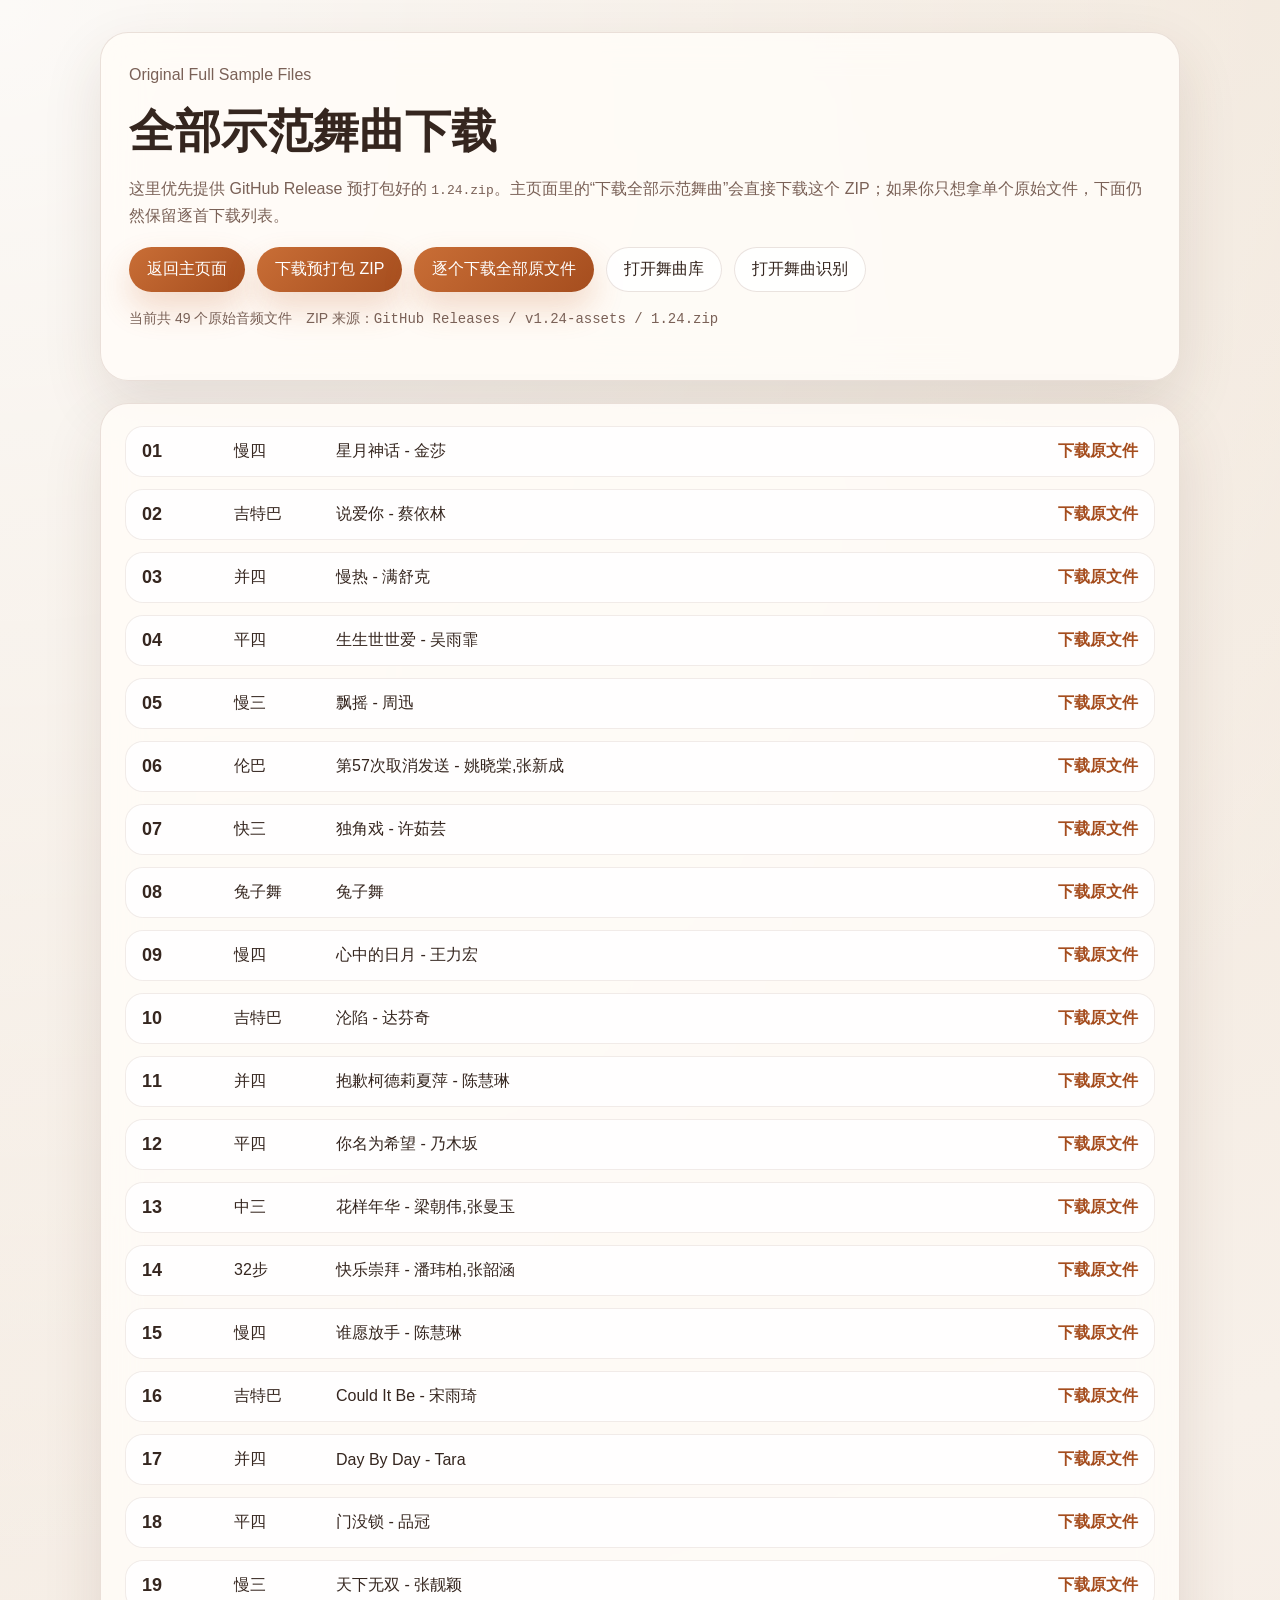
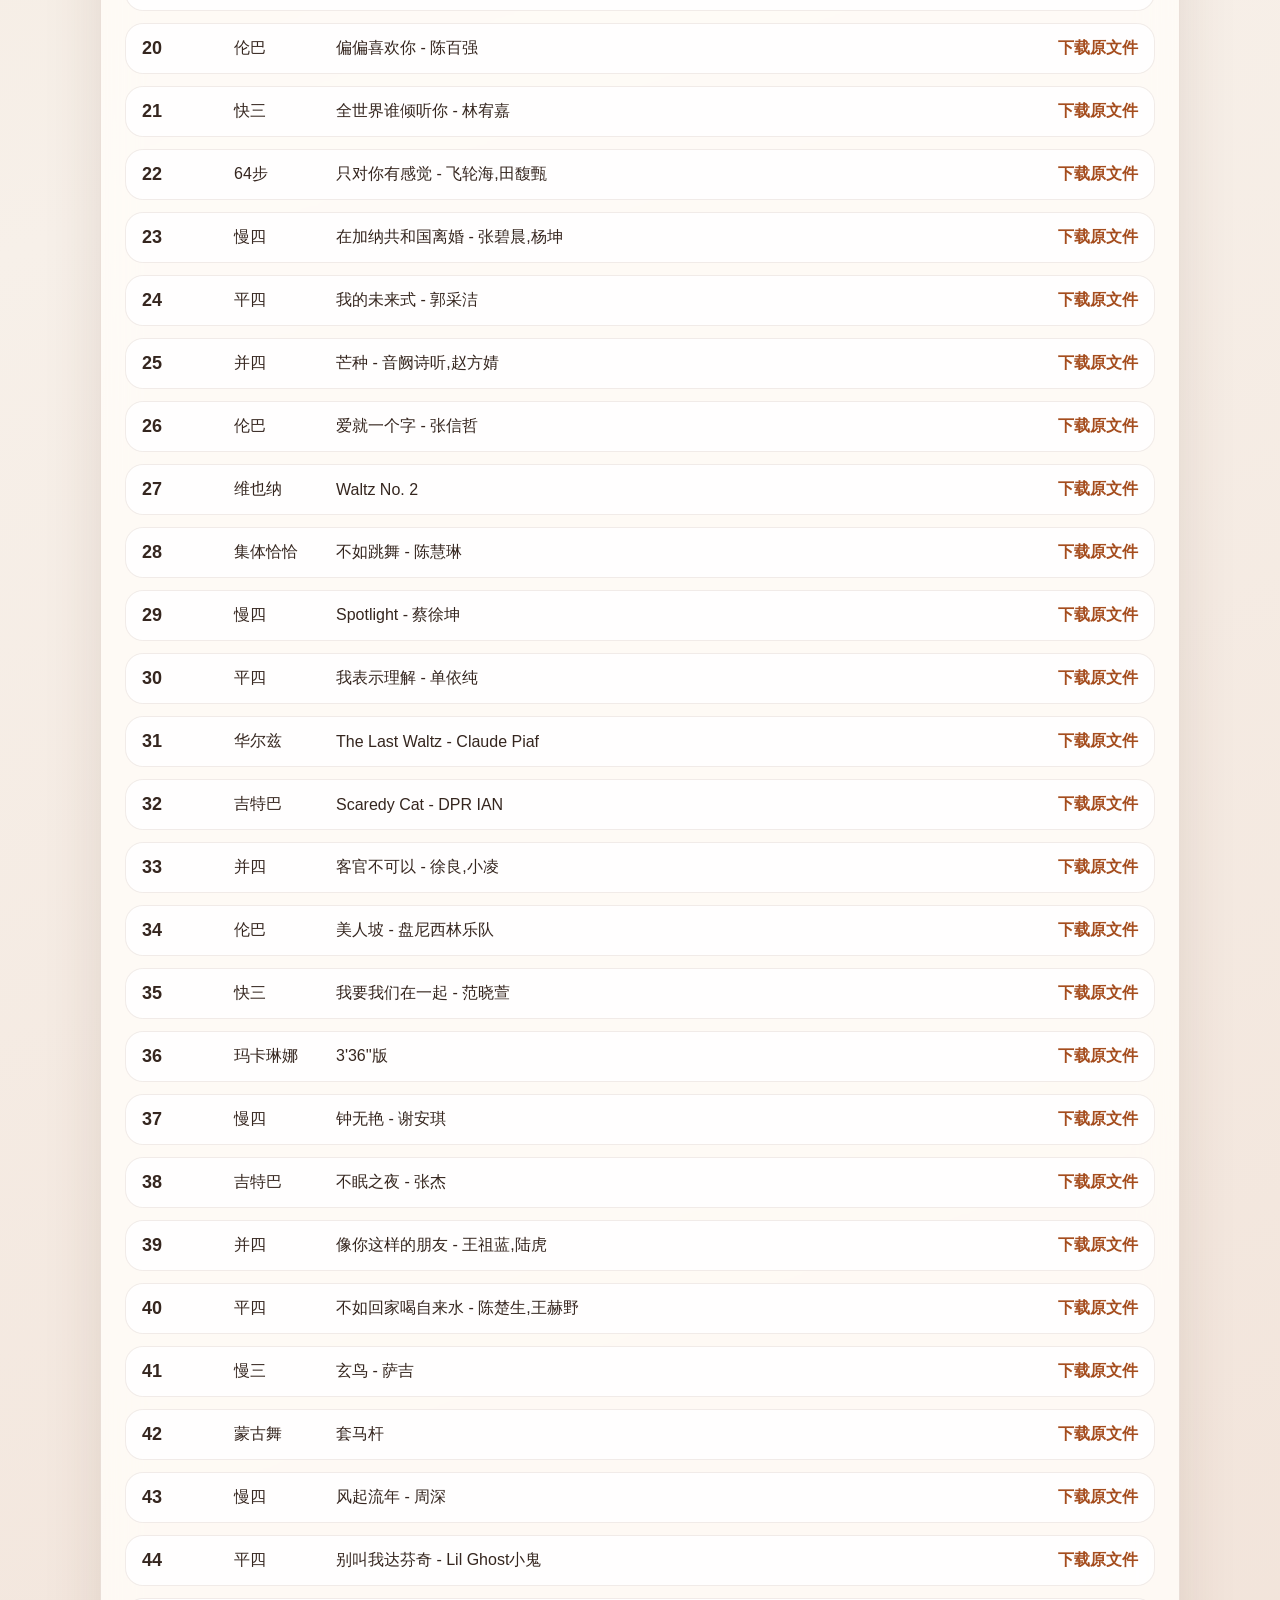
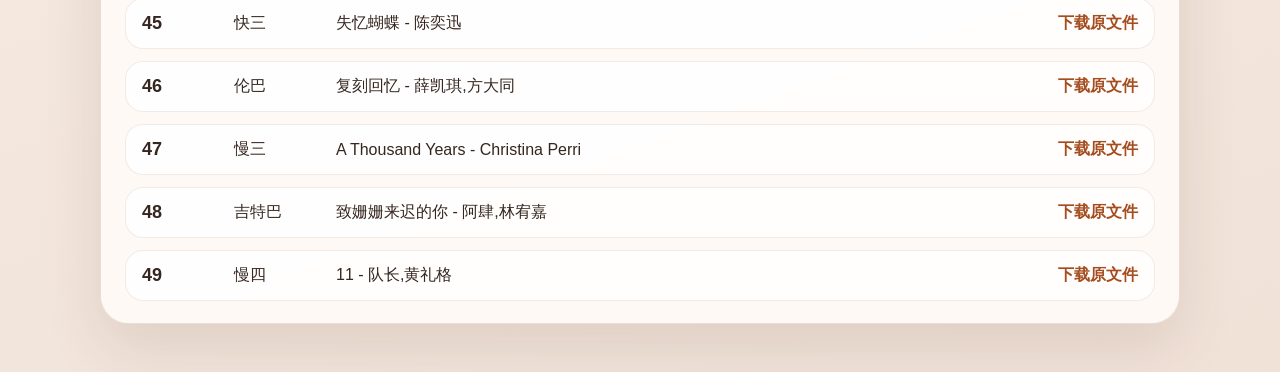
<file: dance_generator_rebuilt/web_static/full_sample_download.html>
<!doctype html>
<html lang="zh-CN">
<head>
  <meta charset="utf-8">
  <meta name="viewport" content="width=device-width, initial-scale=1">
  <title>全部示范舞曲下载</title>
  <style>
    :root {
      --bg: #f6efe8;
      --panel: rgba(255, 252, 248, 0.88);
      --text: #35261f;
      --muted: #7a6157;
      --line: rgba(139, 102, 83, 0.18);
      --accent: #c96e36;
      --accent-strong: #a54d1e;
      --shadow: 0 24px 60px rgba(84, 47, 30, 0.12);
    }
    * { box-sizing: border-box; }
    body {
      margin: 0;
      min-height: 100vh;
      font-family: "PingFang SC", "Hiragino Sans GB", "Microsoft YaHei", sans-serif;
      color: var(--text);
      background:
        radial-gradient(circle at top left, rgba(255,255,255,0.82), transparent 42%),
        linear-gradient(160deg, #efe3d5 0%, #f7f0e9 46%, #f1e2d8 100%);
    }
    main {
      width: min(1080px, calc(100% - 32px));
      margin: 0 auto;
      padding: 32px 0 48px;
    }
    .card {
      background: var(--panel);
      border: 1px solid var(--line);
      border-radius: 28px;
      box-shadow: var(--shadow);
      backdrop-filter: blur(18px);
    }
    .hero {
      padding: 28px;
      display: grid;
      gap: 18px;
    }
    .hero p {
      margin: 0;
      color: var(--muted);
      line-height: 1.7;
    }
    h1 {
      margin: 0;
      font-size: clamp(30px, 5vw, 46px);
      line-height: 1.1;
    }
    .actions {
      display: flex;
      flex-wrap: wrap;
      gap: 12px;
    }
    .actions a,
    .actions button {
      appearance: none;
      border: 0;
      border-radius: 999px;
      padding: 12px 18px;
      font: inherit;
      cursor: pointer;
      text-decoration: none;
      color: #fff;
      background: linear-gradient(135deg, var(--accent), var(--accent-strong));
      box-shadow: 0 16px 32px rgba(201, 110, 54, 0.24);
    }
    .actions .secondary {
      color: var(--text);
      background: rgba(255,255,255,0.9);
      box-shadow: inset 0 0 0 1px var(--line);
    }
    .meta {
      display: flex;
      flex-wrap: wrap;
      gap: 14px;
      color: var(--muted);
      font-size: 14px;
    }
    .grid {
      margin-top: 22px;
      padding: 22px 24px;
      display: grid;
      gap: 12px;
    }
    .row {
      display: grid;
      grid-template-columns: 80px 90px minmax(0, 1fr) 220px;
      gap: 12px;
      align-items: center;
      padding: 14px 16px;
      border-radius: 18px;
      background: rgba(255,255,255,0.8);
      border: 1px solid rgba(139, 102, 83, 0.12);
    }
    .row strong {
      font-size: 18px;
    }
    .row span {
      min-width: 0;
      word-break: break-word;
    }
    .row a {
      justify-self: end;
      text-decoration: none;
      color: var(--accent-strong);
      font-weight: 700;
    }
    #status {
      margin-top: 6px;
      color: var(--accent-strong);
      font-size: 14px;
    }
    @media (max-width: 820px) {
      .row {
        grid-template-columns: 1fr;
      }
      .row a {
        justify-self: start;
      }
    }
  </style>
</head>
<body>
  <main>
    <section class="card hero">
      <p>Original Full Sample Files</p>
      <h1>全部示范舞曲下载</h1>
      <p>这里优先提供 GitHub Release 预打包好的 <code>1.24.zip</code>。主页面里的“下载全部示范舞曲”会直接下载这个 ZIP；如果你只想拿单个原始文件，下面仍然保留逐首下载列表。</p>
      <div class="actions">
        <a href="../standalone.html">返回主页面</a>
        <a id="downloadZipBtn" href="https://github.com/xuzhidong-netizen/3.py/releases/download/v1.24-assets/1.24.zip" download="1.24.zip">下载预打包 ZIP</a>
        <button id="downloadAllBtn" type="button">逐个下载全部原文件</button>
        <a class="secondary" href="./library.html">打开舞曲库</a>
        <a class="secondary" href="./recognizer.html">打开舞曲识别</a>
      </div>
      <div class="meta">
        <span id="countText">正在读取文件列表...</span>
        <span>ZIP 来源：<code>GitHub Releases / v1.24-assets / 1.24.zip</code></span>
      </div>
      <div id="status"></div>
    </section>
    <section class="card grid" id="listWrap"></section>
  </main>
  <script>
    async function loadTracks() {
      const response = await fetch("./cloud_full.json", { cache: "no-store" });
      if (!response.ok) {
        throw new Error("读取全部歌单失败");
      }
      const payload = await response.json();
      return Array.isArray(payload.tracks) ? payload.tracks : [];
    }

    function escapeHtml(value) {
      return String(value ?? "").replace(/&/g, "&amp;").replace(/</g, "&lt;").replace(/>/g, "&gt;").replace(/"/g, "&quot;");
    }

    function renderTracks(tracks) {
      document.getElementById("countText").textContent = `当前共 ${tracks.length} 个原始音频文件`;
      const wrap = document.getElementById("listWrap");
      wrap.innerHTML = tracks.map((track, index) => `
        <article class="row">
          <strong>${String(track.num || index + 1).padStart(2, "0")}</strong>
          <span>${escapeHtml(track.dance || "未标注")}</span>
          <span>${escapeHtml(track.title || track.asset_name || "未命名")} ${track.other ? `- ${escapeHtml(track.other)}` : ""}</span>
          <a href="${escapeHtml(track.audio_url || "#")}" download="${escapeHtml(track.asset_name || "")}">下载原文件</a>
        </article>
      `).join("");
    }

    async function downloadAllSequentially(tracks) {
      const status = document.getElementById("status");
      for (let index = 0; index < tracks.length; index += 1) {
        const track = tracks[index];
        status.textContent = `正在触发下载 ${index + 1}/${tracks.length}：${track.asset_name || track.title || "未命名"}`;
        const link = document.createElement("a");
        link.href = track.audio_url || "#";
        link.download = track.asset_name || "";
        document.body.appendChild(link);
        link.click();
        link.remove();
        await new Promise((resolve) => window.setTimeout(resolve, 700));
      }
      status.textContent = "已按顺序触发全部原文件下载；如果浏览器拦截了多文件下载，请允许该站点继续下载。";
    }

    let currentTracks = [];
    loadTracks().then((tracks) => {
      currentTracks = tracks.filter((track) => track && track.audio_url);
      renderTracks(currentTracks);
    }).catch((error) => {
      document.getElementById("countText").textContent = error.message || String(error);
    });

    document.getElementById("downloadZipBtn").addEventListener("click", () => {
      document.getElementById("status").textContent = "已开始下载 GitHub 预打包 ZIP。";
    });

    document.getElementById("downloadAllBtn").addEventListener("click", () => {
      if (!currentTracks.length) {
        document.getElementById("status").textContent = "当前没有可下载的原始文件。";
        return;
      }
      downloadAllSequentially(currentTracks).catch((error) => {
        document.getElementById("status").textContent = error.message || String(error);
      });
    });
  </script>
</body>
</html>
</file>
